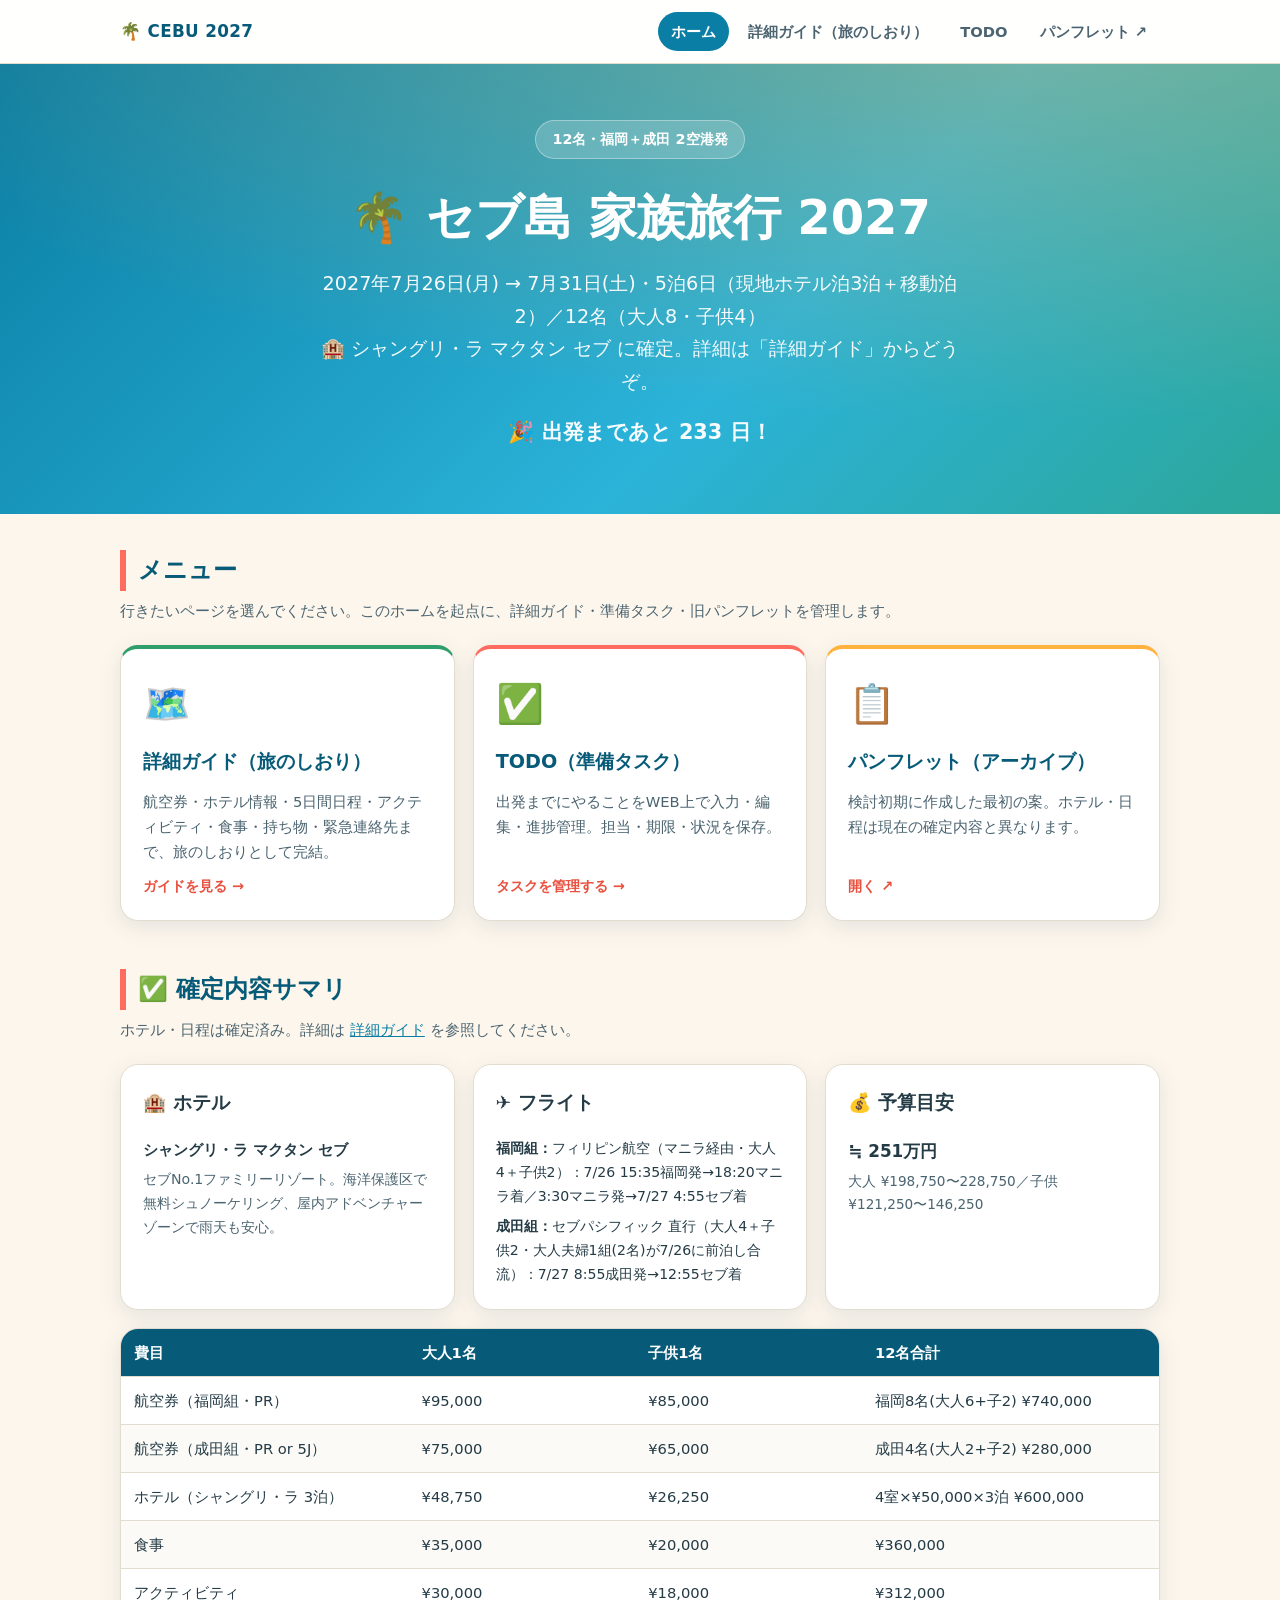
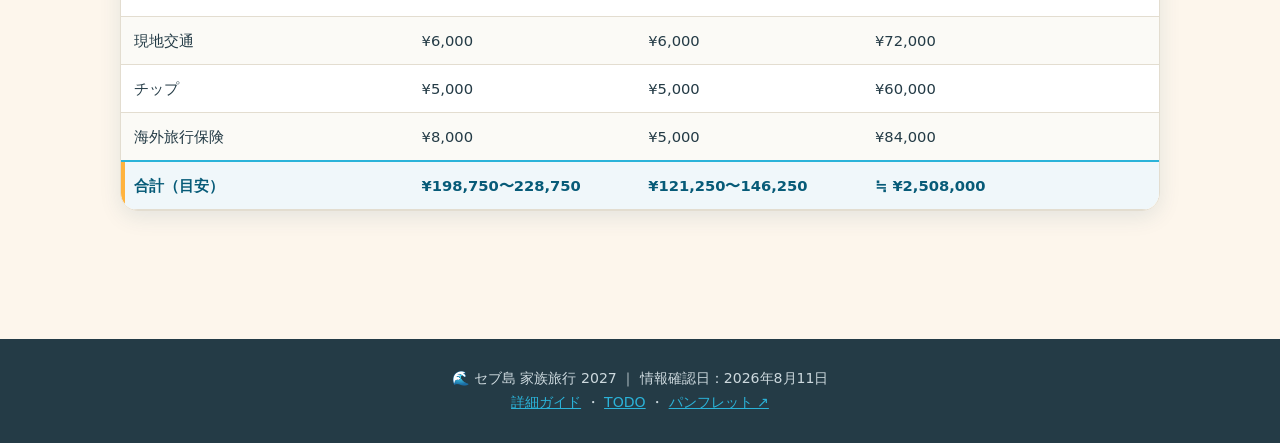
<file: index.html>
<!DOCTYPE html>
<html lang="ja">
<head>
<meta charset="UTF-8">
<meta name="viewport" content="width=device-width, initial-scale=1.0">
<title>🌴 セブ島 家族旅行 2027 ｜ ホーム</title>
<meta name="description" content="12名・福岡＋成田 2空港発 セブ島家族旅行 2027年夏。シャングリ・ラ マクタン セブに確定。詳細ガイド・TODOのハブ。">
<link rel="stylesheet" href="styles.css">
</head>
<body>

<nav class="nav">
  <div class="nav-inner">
    <a class="nav-brand" href="index.html">🌴 CEBU 2027</a>
    <div class="nav-links">
      <a href="index.html" class="active">ホーム</a>
      <a href="guide.html">詳細ガイド（旅のしおり）</a>
      <a href="wbs.html">TODO</a>
      <a href="proposal-original/">パンフレット ↗</a>
    </div>
  </div>
</nav>

<header class="hero">
  <span class="badge" id="heroBadge">12名・福岡＋成田 2空港発</span>
  <h1>🌴 セブ島 家族旅行 2027</h1>
  <p id="heroSub">読み込み中…</p>
  <p id="countdown" style="margin-top:16px;font-size:1.3rem;font-weight:800"></p>
</header>

<main class="wrap">

  <!-- メニュー -->
  <section class="section">
    <h2>メニュー</h2>
    <p class="sub">行きたいページを選んでください。このホームを起点に、詳細ガイド・準備タスク・旧パンフレットを管理します。</p>
    <div class="grid grid-3" style="grid-template-columns:repeat(auto-fit,minmax(220px,1fr))">
      <a class="card hub-card" style="border-top:4px solid var(--palm)" href="guide.html">
        <span class="ico">🗺️</span>
        <h3>詳細ガイド（旅のしおり）</h3>
        <p>航空券・ホテル情報・5日間日程・アクティビティ・食事・持ち物・緊急連絡先まで、旅のしおりとして完結。</p>
        <span class="go">ガイドを見る →</span>
      </a>
      <a class="card hub-card" style="border-top:4px solid var(--coral)" href="wbs.html">
        <span class="ico">✅</span>
        <h3>TODO（準備タスク）</h3>
        <p>出発までにやることをWEB上で入力・編集・進捗管理。担当・期限・状況を保存。</p>
        <span class="go">タスクを管理する →</span>
      </a>
      <a class="card hub-card" style="border-top:4px solid var(--sun)" href="proposal-original/">
        <span class="ico">📋</span>
        <h3>パンフレット（アーカイブ）</h3>
        <p>検討初期に作成した最初の案。ホテル・日程は現在の確定内容と異なります。</p>
        <span class="go">開く ↗</span>
      </a>
    </div>
  </section>

  <!-- 確定内容サマリ -->
  <section class="section" id="confirmed">
    <h2>✅ 確定内容サマリ</h2>
    <p class="sub">ホテル・日程は確定済み。詳細は <a href="guide.html">詳細ガイド</a> を参照してください。</p>
    <div class="grid grid-3" id="confirmedCards"></div>
    <div class="table-wrap" style="margin-top:18px">
      <table id="confirmedCostTable">
        <thead><tr><th>費目</th><th>大人1名</th><th>子供1名</th><th>12名合計</th></tr></thead>
        <tbody></tbody>
        <tfoot></tfoot>
      </table>
    </div>
  </section>

</main>

<footer>
  🌊 セブ島 家族旅行 2027 ｜ 情報確認日：2026年8月11日<br>
  <a href="guide.html">詳細ガイド</a> ・ <a href="wbs.html">TODO</a> ・ <a href="proposal-original/">パンフレット ↗</a>
</footer>

<script src="plans-data.js"></script>
<script>
const C = window.CEBU;
const P = C.confirmed;

document.getElementById("heroSub").innerHTML =
  `${C.meta.dates}・${C.meta.nights}／${C.meta.pax}<br>🏨 ${P.hotel} に確定。詳細は「詳細ガイド」からどうぞ。`;

const cc = document.getElementById("confirmedCards");
cc.innerHTML = `
  <div class="card">
    <h3 style="margin-top:0">🏨 ホテル</h3>
    <p style="font-size:.92rem;margin:0 0 6px"><strong>${P.hotel}</strong></p>
    <p style="font-size:.88rem;color:var(--ink-soft);margin:0">${P.hotelNote}</p>
  </div>
  <div class="card">
    <h3 style="margin-top:0">✈️ フライト</h3>
    <p style="font-size:.88rem;margin:0 0 6px"><strong>福岡組：</strong>${P.flightsFuk}</p>
    <p style="font-size:.88rem;margin:0"><strong>成田組：</strong>${P.flightsNrt}</p>
  </div>
  <div class="card">
    <h3 style="margin-top:0">💰 予算目安</h3>
    <p style="font-size:1.05rem;margin:0 0 4px"><strong>${P.budgetTotal}</strong></p>
    <p style="font-size:.85rem;color:var(--ink-soft);margin:0">大人 ${P.budgetAdult}／子供 ${P.budgetChild}</p>
  </div>`;

const tb = document.querySelector("#confirmedCostTable tbody");
P.cost.forEach(row => {
  const tr = document.createElement("tr");
  tr.innerHTML = row.map(c => `<td>${c}</td>`).join("");
  tb.appendChild(tr);
});
const tf = document.querySelector("#confirmedCostTable tfoot");
tf.innerHTML = `<tr class="hl"><td><strong>${P.costTotal[0]}</strong></td><td><strong>${P.costTotal[1]}</strong></td><td><strong>${P.costTotal[2]}</strong></td><td><strong>${P.costTotal[3]}</strong></td></tr>`;

(function(){
  var dep = new Date("2027-07-26T00:00:00+09:00");
  var now = new Date();
  var diff = Math.ceil((dep - now) / 86400000);
  var el = document.getElementById("countdown");
  if (!el) return;
  if (diff > 0) el.textContent = "🎉 出発まであと " + diff + " 日！";
  else if (diff === 0) el.textContent = "🎉 本日出発！いってらっしゃい！";
  else el.textContent = "🌺 素敵な旅になりましたか？";
})();
</script>

</body>
</html>
</file>
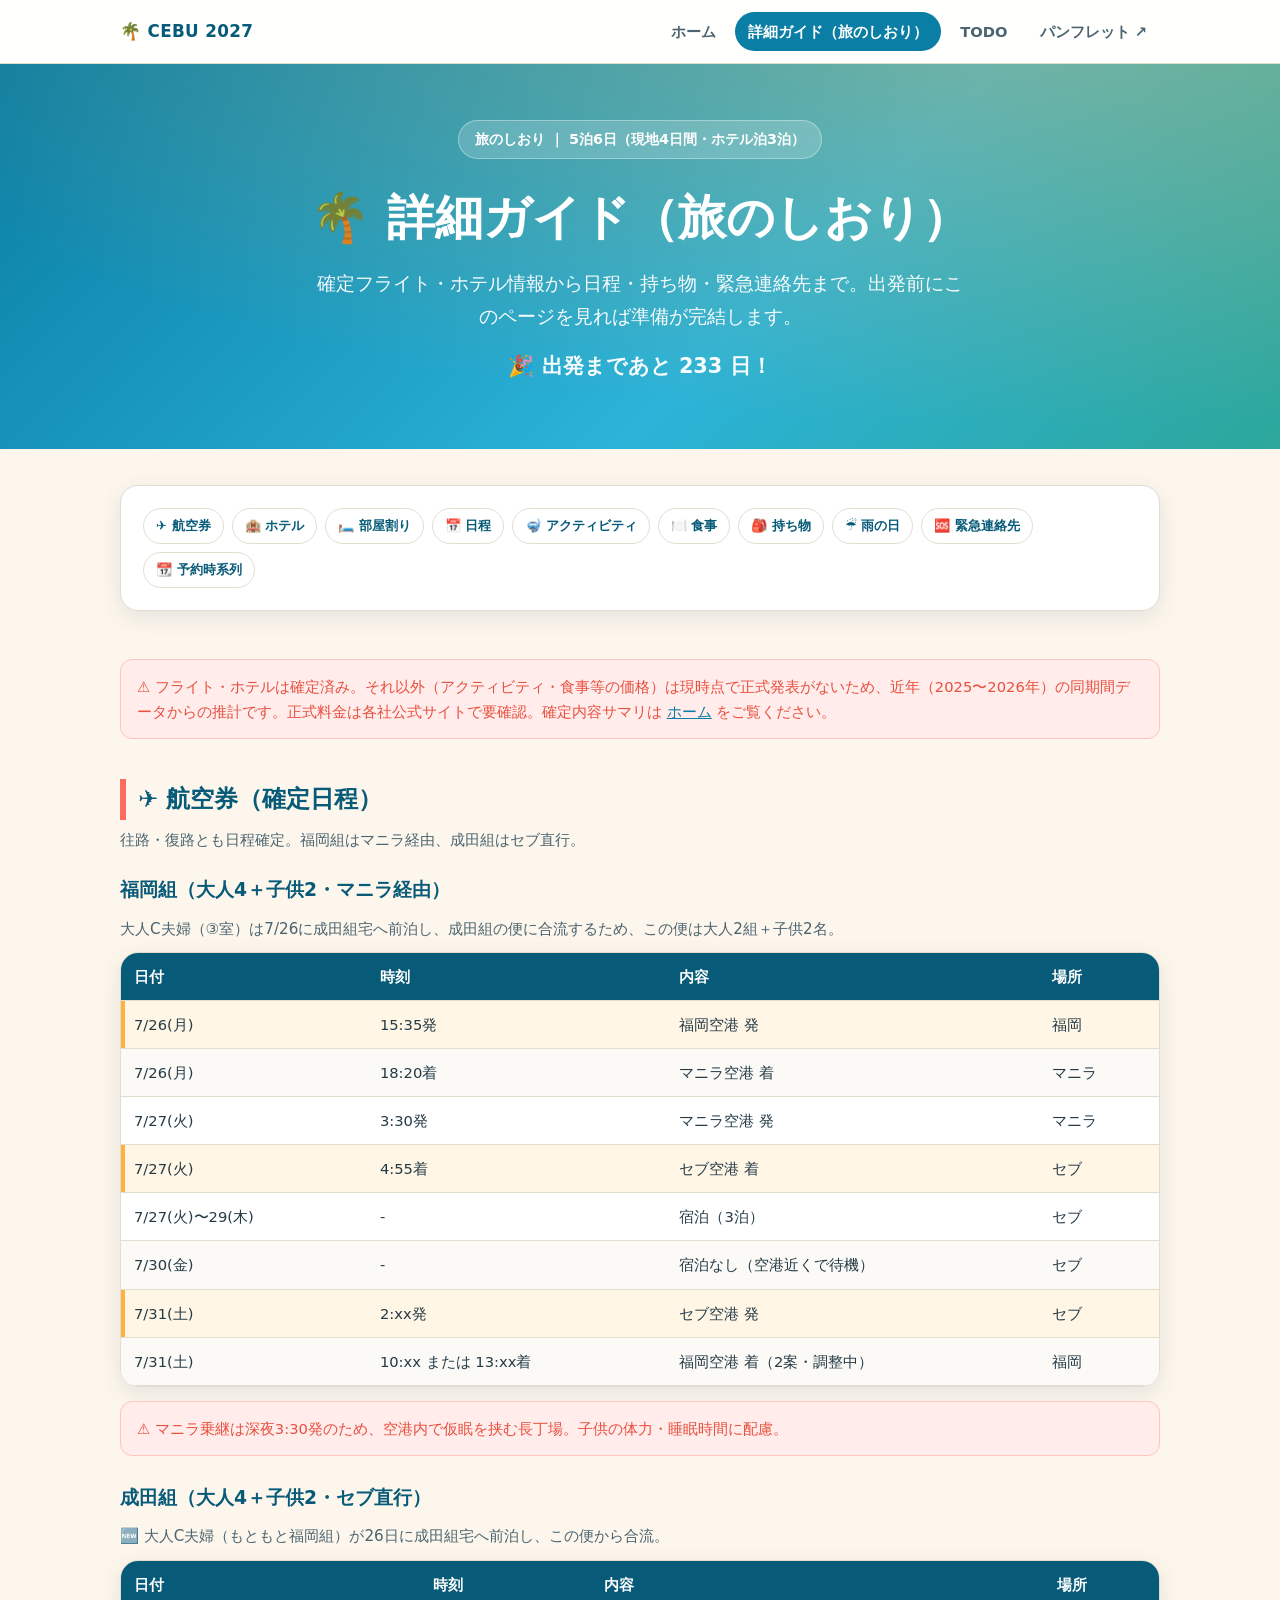
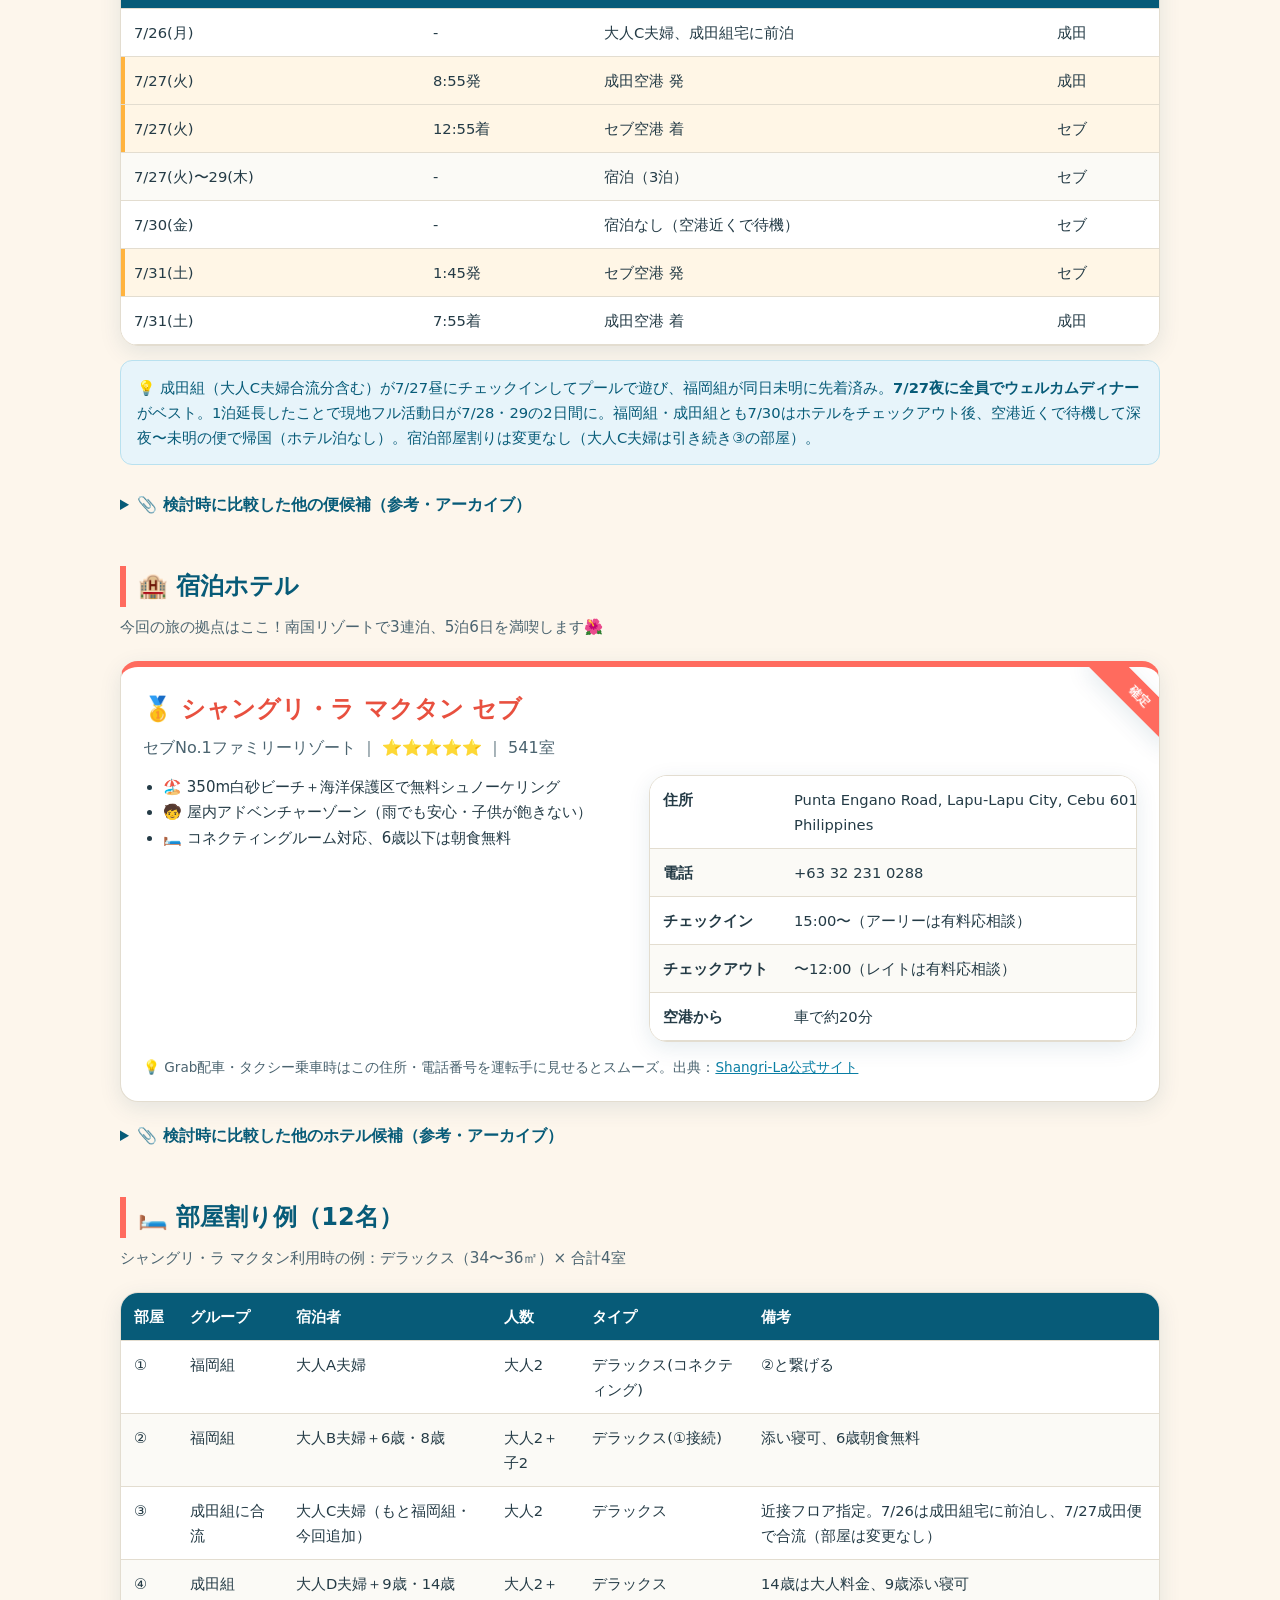
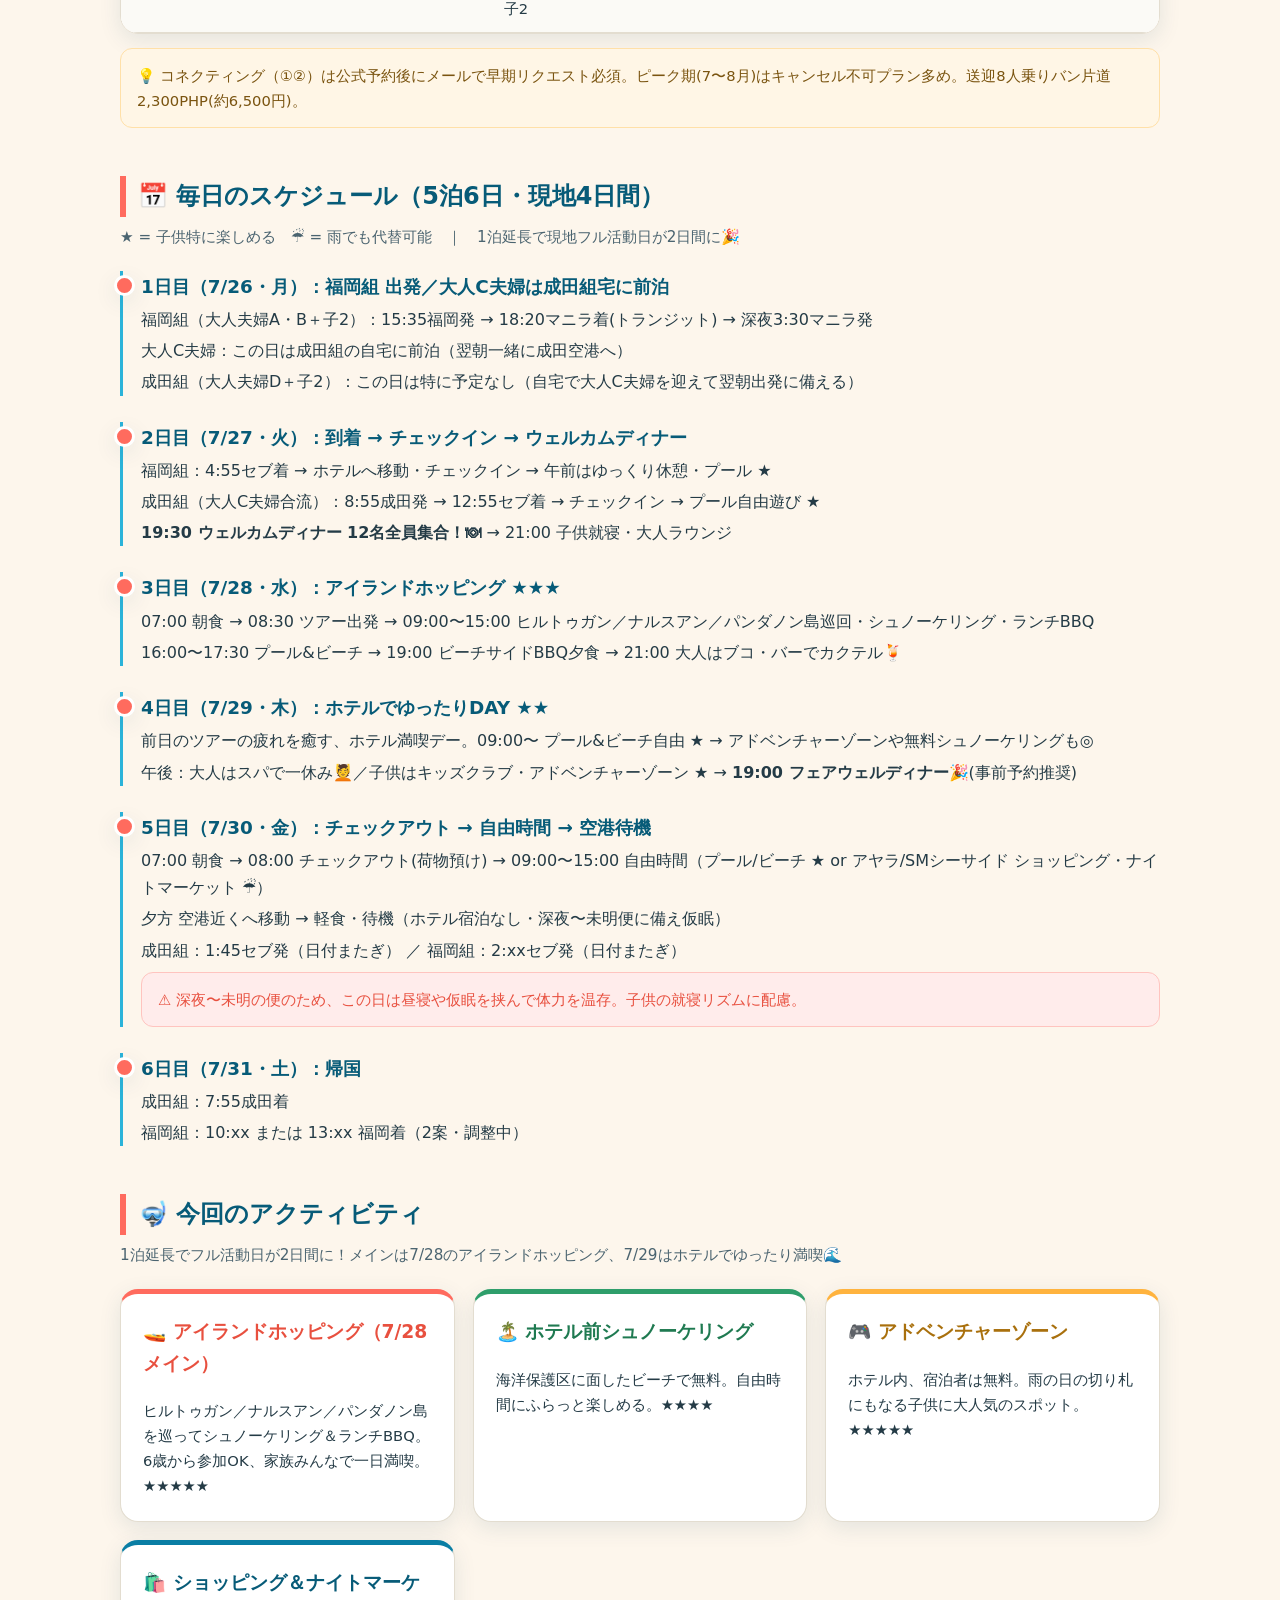
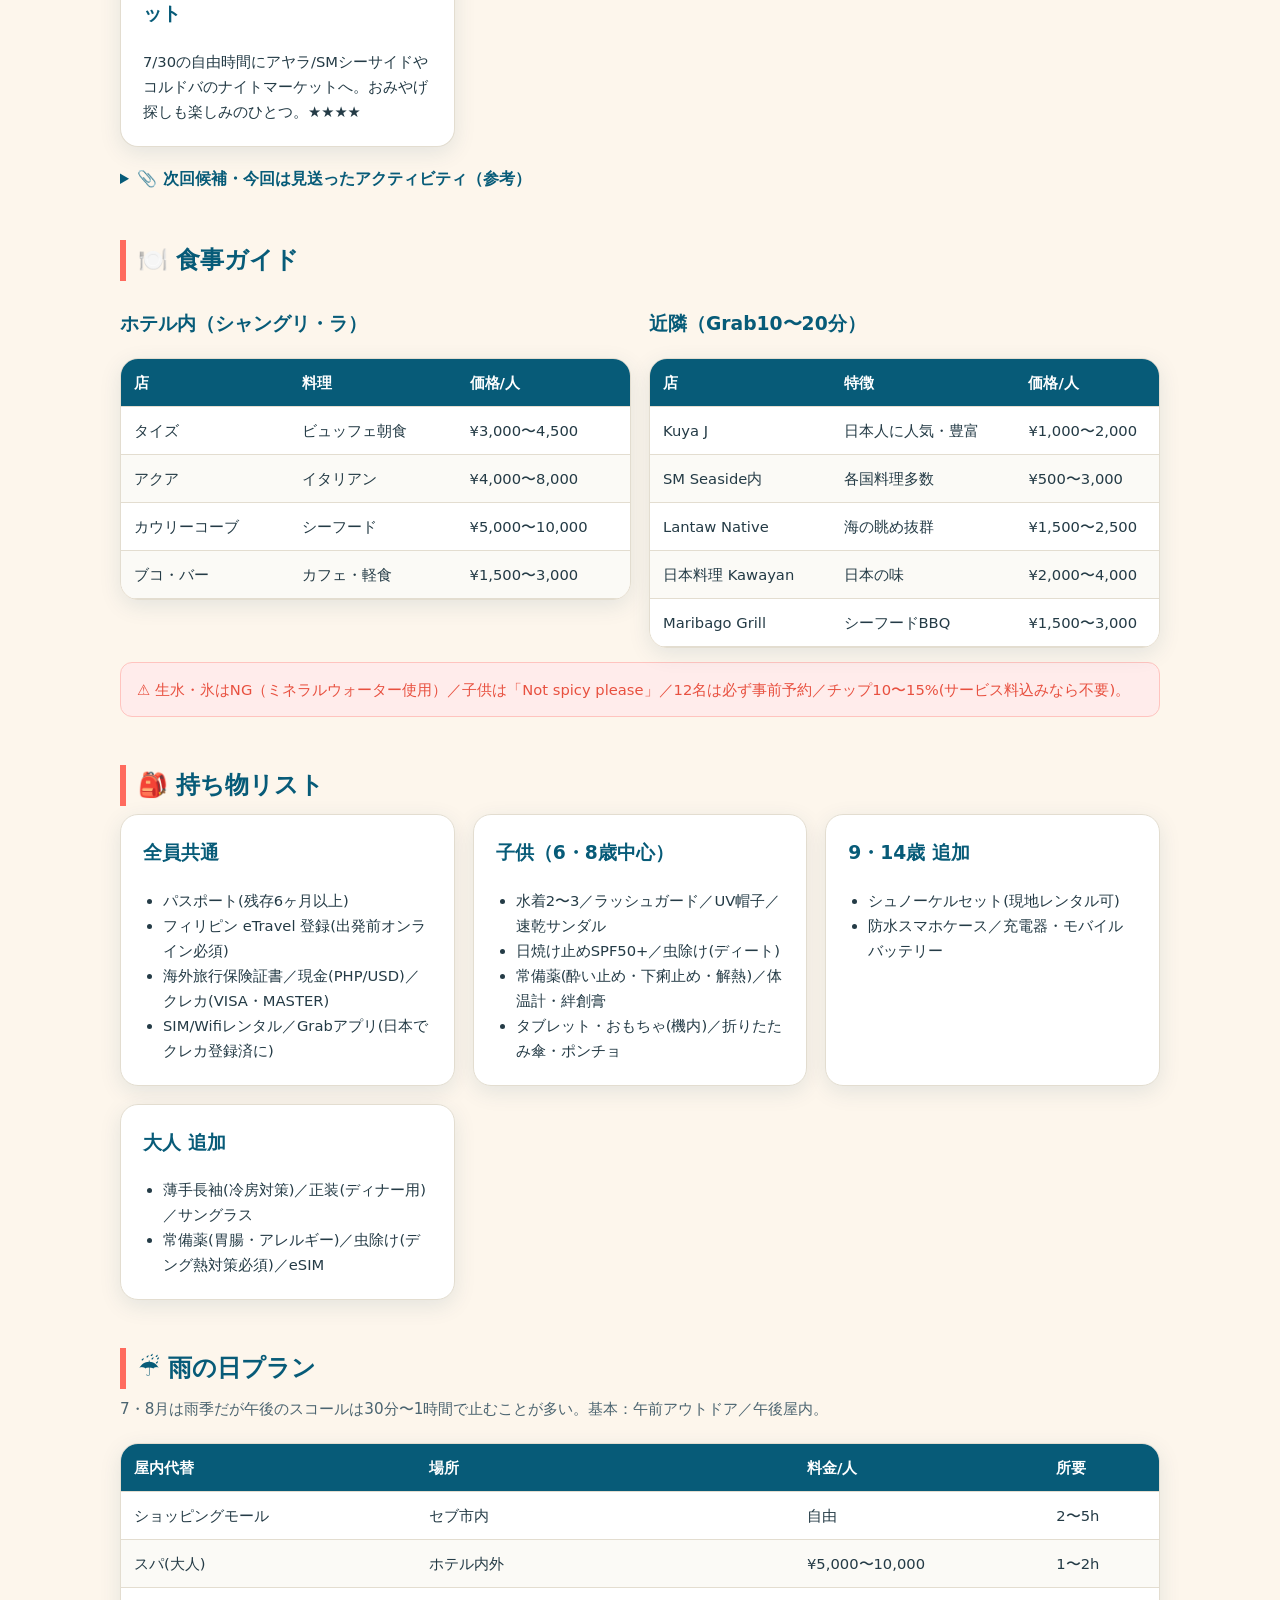
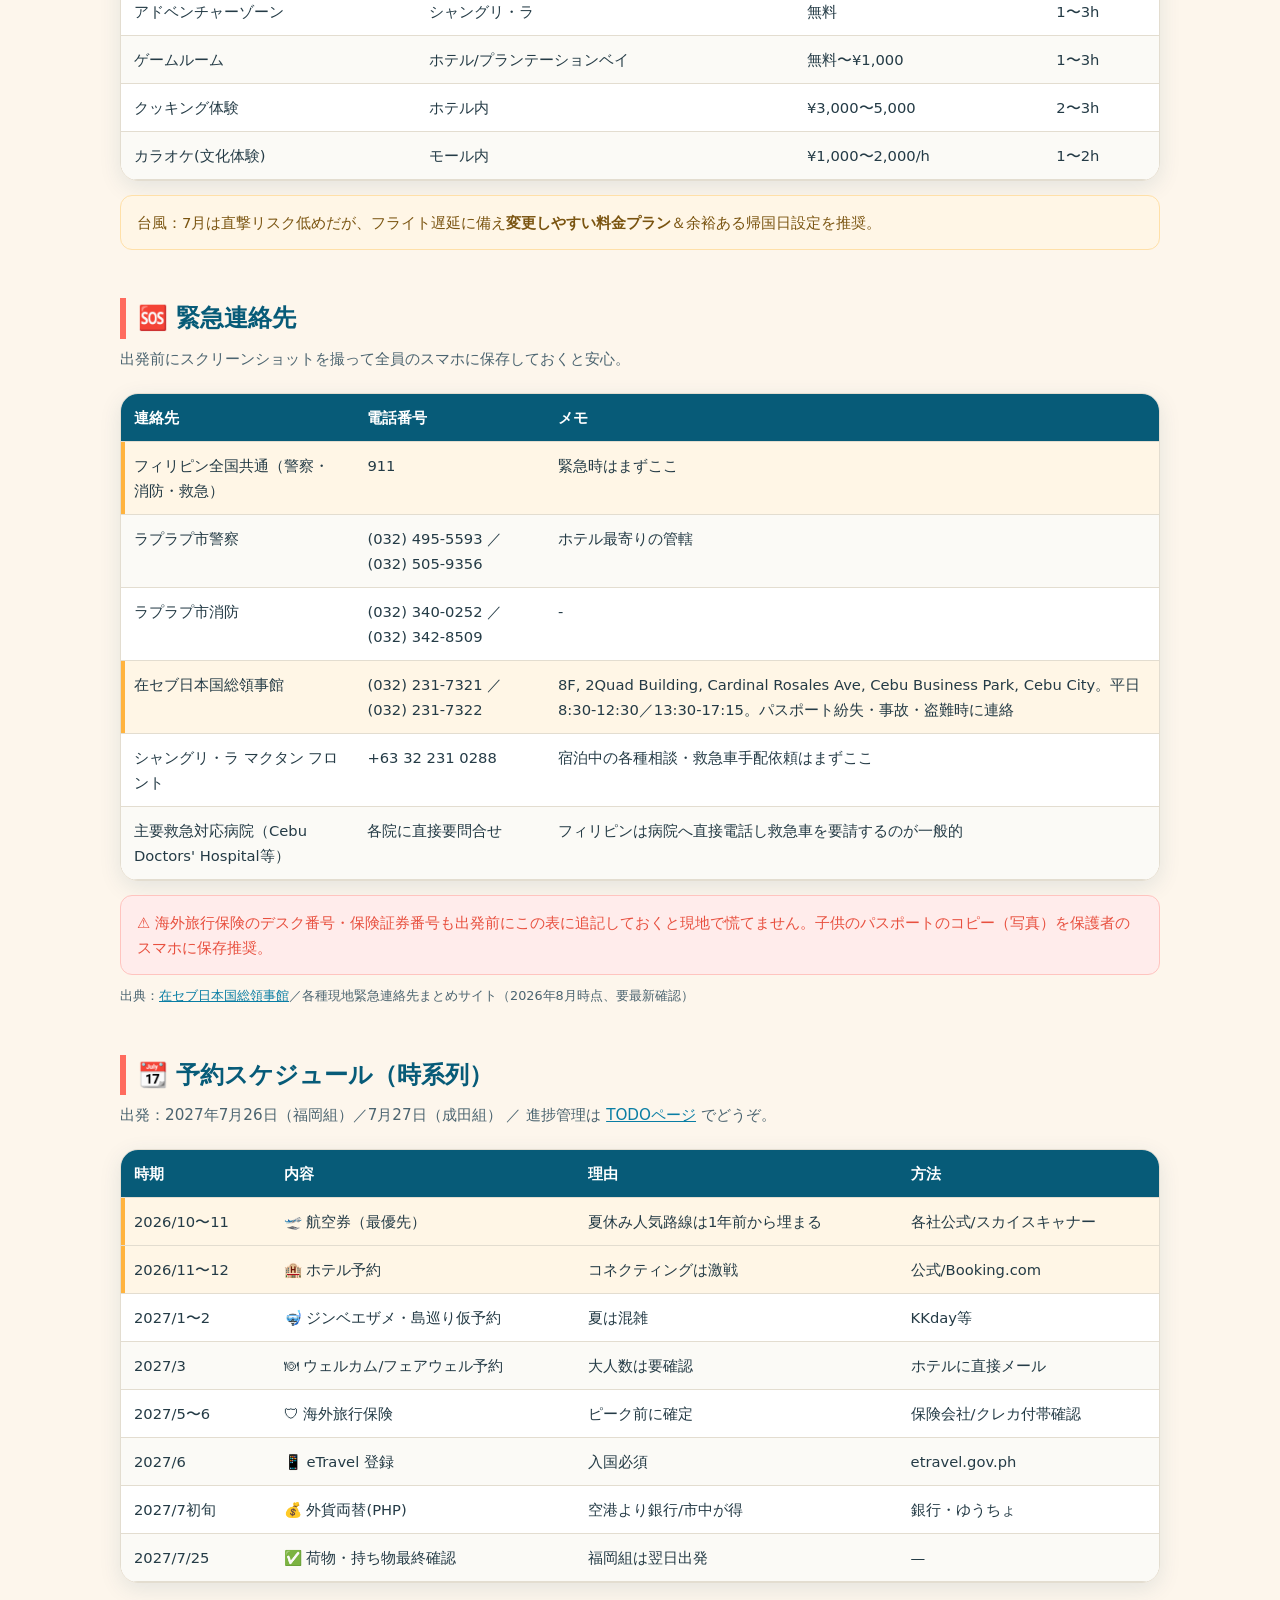
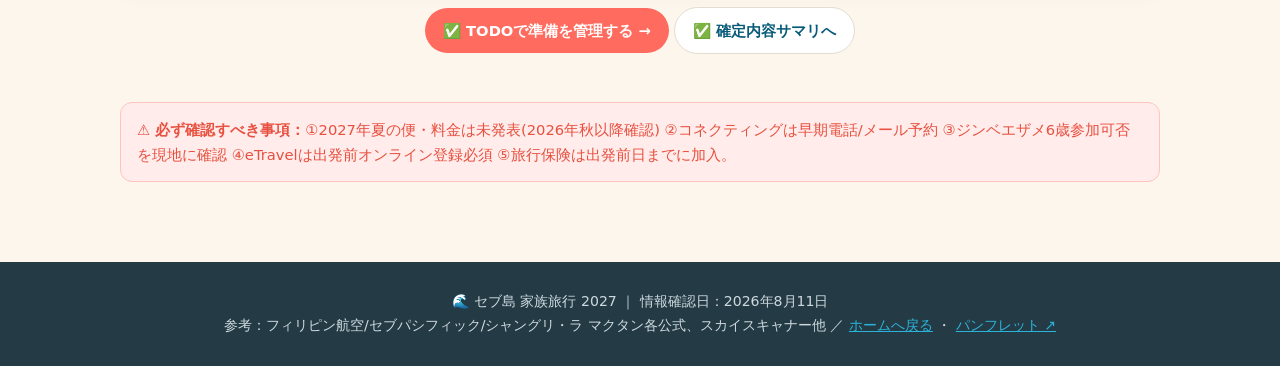
<file: guide.html>
﻿<!DOCTYPE html>
<html lang="ja">
<head>
<meta charset="UTF-8">
<meta name="viewport" content="width=device-width, initial-scale=1.0">
<title>🌴 詳細ガイド（旅のしおり） ｜ セブ島 家族旅行 2027</title>
<meta name="description" content="セブ島家族旅行2027 旅のしおり：確定フライト・ホテル情報・5日間日程・アクティビティ・食事・持ち物・緊急連絡先・予約スケジュール。">
<link rel="stylesheet" href="styles.css">
</head>
<body>

<nav class="nav">
  <div class="nav-inner">
    <a class="nav-brand" href="index.html">🌴 CEBU 2027</a>
    <div class="nav-links">
      <a href="index.html">ホーム</a>
      <a href="guide.html" class="active">詳細ガイド（旅のしおり）</a>
      <a href="wbs.html">TODO</a>
      <a href="proposal-original/">パンフレット ↗</a>
    </div>
  </div>
</nav>

<header class="hero">
  <span class="badge">旅のしおり ｜ 5泊6日（現地4日間・ホテル泊3泊）</span>
  <h1>🌴 詳細ガイド（旅のしおり）</h1>
  <p>確定フライト・ホテル情報から日程・持ち物・緊急連絡先まで。出発前にこのページを見れば準備が完結します。</p>
  <p id="countdown" style="margin-top:16px;font-size:1.3rem;font-weight:800"></p>
</header>

<main class="wrap">

  <section class="section">
    <div class="card" style="display:flex;flex-wrap:wrap;gap:8px">
      <a class="btn btn-ghost btn-sm" href="#flights">✈️ 航空券</a>
      <a class="btn btn-ghost btn-sm" href="#hotels">🏨 ホテル</a>
      <a class="btn btn-ghost btn-sm" href="#rooms">🛏️ 部屋割り</a>
      <a class="btn btn-ghost btn-sm" href="#schedule">📅 日程</a>
      <a class="btn btn-ghost btn-sm" href="#activities">🤿 アクティビティ</a>
      <a class="btn btn-ghost btn-sm" href="#food">🍽️ 食事</a>
      <a class="btn btn-ghost btn-sm" href="#packing">🎒 持ち物</a>
      <a class="btn btn-ghost btn-sm" href="#rain">☔ 雨の日</a>
      <a class="btn btn-ghost btn-sm" href="#emergency">🆘 緊急連絡先</a>
      <a class="btn btn-ghost btn-sm" href="#booking">📆 予約時系列</a>
    </div>
  </section>

  <div class="callout warn" style="margin-bottom:40px">
    ⚠️ フライト・ホテルは確定済み。それ以外（アクティビティ・食事等の価格）は現時点で正式発表がないため、近年（2025〜2026年）の同期間データからの推計です。正式料金は各社公式サイトで要確認。確定内容サマリは <a href="index.html#confirmed">ホーム</a> をご覧ください。
  </div>

  <!-- 航空券 -->
  <section class="section" id="flights">
    <h2>✈️ 航空券（確定日程）</h2>
    <p class="sub">往路・復路とも日程確定。福岡組はマニラ経由、成田組はセブ直行。</p>

    <h3 style="color:var(--ocean-deep)">福岡組（大人4＋子供2・マニラ経由）</h3>
    <p class="sub" style="margin:-8px 0 10px">大人C夫婦（③室）は7/26に成田組宅へ前泊し、成田組の便に合流するため、この便は大人2組＋子供2名。</p>
    <div class="table-wrap" style="margin-bottom:14px">
      <table>
        <thead><tr><th>日付</th><th>時刻</th><th>内容</th><th>場所</th></tr></thead>
        <tbody>
          <tr class="hl"><td>7/26(月)</td><td>15:35発</td><td>福岡空港 発</td><td>福岡</td></tr>
          <tr><td>7/26(月)</td><td>18:20着</td><td>マニラ空港 着</td><td>マニラ</td></tr>
          <tr><td>7/27(火)</td><td>3:30発</td><td>マニラ空港 発</td><td>マニラ</td></tr>
          <tr class="hl"><td>7/27(火)</td><td>4:55着</td><td>セブ空港 着</td><td>セブ</td></tr>
          <tr><td>7/27(火)〜29(木)</td><td>-</td><td>宿泊（3泊）</td><td>セブ</td></tr>
          <tr><td>7/30(金)</td><td>-</td><td>宿泊なし（空港近くで待機）</td><td>セブ</td></tr>
          <tr class="hl"><td>7/31(土)</td><td>2:xx発</td><td>セブ空港 発</td><td>セブ</td></tr>
          <tr><td>7/31(土)</td><td>10:xx または 13:xx着</td><td>福岡空港 着（2案・調整中）</td><td>福岡</td></tr>
        </tbody>
      </table>
    </div>
    <div class="callout warn">⚠️ マニラ乗継は深夜3:30発のため、空港内で仮眠を挟む長丁場。子供の体力・睡眠時間に配慮。</div>

    <h3 style="color:var(--ocean-deep);margin-top:26px">成田組（大人4＋子供2・セブ直行）</h3>
    <p class="sub" style="margin:-8px 0 10px">🆕 大人C夫婦（もともと福岡組）が26日に成田組宅へ前泊し、この便から合流。</p>
    <div class="table-wrap" style="margin-bottom:14px">
      <table>
        <thead><tr><th>日付</th><th>時刻</th><th>内容</th><th>場所</th></tr></thead>
        <tbody>
          <tr><td>7/26(月)</td><td>-</td><td>大人C夫婦、成田組宅に前泊</td><td>成田</td></tr>
          <tr class="hl"><td>7/27(火)</td><td>8:55発</td><td>成田空港 発</td><td>成田</td></tr>
          <tr class="hl"><td>7/27(火)</td><td>12:55着</td><td>セブ空港 着</td><td>セブ</td></tr>
          <tr><td>7/27(火)〜29(木)</td><td>-</td><td>宿泊（3泊）</td><td>セブ</td></tr>
          <tr><td>7/30(金)</td><td>-</td><td>宿泊なし（空港近くで待機）</td><td>セブ</td></tr>
          <tr class="hl"><td>7/31(土)</td><td>1:45発</td><td>セブ空港 発</td><td>セブ</td></tr>
          <tr><td>7/31(土)</td><td>7:55着</td><td>成田空港 着</td><td>成田</td></tr>
        </tbody>
      </table>
    </div>
    <div class="callout info">💡 成田組（大人C夫婦合流分含む）が7/27昼にチェックインしてプールで遊び、福岡組が同日未明に先着済み。<strong>7/27夜に全員でウェルカムディナー</strong>がベスト。1泊延長したことで現地フル活動日が7/28・29の2日間に。福岡組・成田組とも7/30はホテルをチェックアウト後、空港近くで待機して深夜〜未明の便で帰国（ホテル泊なし）。宿泊部屋割りは変更なし（大人C夫婦は引き続き③の部屋）。</div>

    <details style="margin-top:26px">
      <summary style="cursor:pointer;color:var(--ocean-deep);font-weight:600">📎 検討時に比較した他の便候補（参考・アーカイブ）</summary>
      <div style="margin-top:14px">
        <h4 style="color:var(--ocean-deep)">福岡組で比較した他候補</h4>
        <div class="table-wrap" style="margin-bottom:14px">
          <table>
            <thead><tr><th>航空会社</th><th>経由</th><th>所要</th><th>出発→到着目安</th><th>往復/大人</th><th>子連れ</th></tr></thead>
            <tbody>
              <tr><td>大韓・アシアナ</td><td>仁川</td><td>約9〜10h</td><td>福岡8:00〜10:00 → セブ18:00〜21:00</td><td>¥75,000〜110,000</td><td>○</td></tr>
              <tr><td>チェジュ・ジンエア</td><td>仁川</td><td>約9〜10h</td><td>福岡6:00〜8:00 → セブ16:00〜19:00</td><td>¥55,000〜85,000</td><td>△ LCC追加注意</td></tr>
              <tr><td>セブパシフィック</td><td>マニラ</td><td>約9〜11h</td><td>福岡7:00〜10:00 → セブ19:00〜22:00</td><td>¥50,000〜80,000</td><td>△ 荷物・食事別</td></tr>
            </tbody>
          </table>
        </div>
        <h4 style="color:var(--ocean-deep)">成田組で比較した他候補</h4>
        <div class="table-wrap">
          <table>
            <thead><tr><th>航空会社</th><th>便種</th><th>出発→到着</th><th>所要</th><th>往復/大人</th><th>子連れ</th></tr></thead>
            <tbody>
              <tr><td>フィリピン航空(PR)</td><td>直行</td><td>成田14:55 → セブ19:05</td><td>約5h</td><td>¥60,000〜100,000</td><td>◎ 込み</td></tr>
              <tr><td>ユナイテッド(UA)</td><td>直行</td><td>成田17:30 → セブ22:05</td><td>約5h</td><td>¥70,000〜130,000</td><td>○</td></tr>
            </tbody>
          </table>
        </div>
      </div>
    </details>
  </section>

  <!-- ホテル -->
  <section class="section" id="hotels">
    <h2>🏨 宿泊ホテル</h2>
    <p class="sub">今回の旅の拠点はここ！南国リゾートで3連泊、5泊6日を満喫します🌺</p>

    <div class="card" style="border-top:6px solid var(--coral);position:relative;overflow:hidden">
      <div style="position:absolute;top:16px;right:-38px;transform:rotate(45deg);background:var(--coral);color:#fff;font-size:.72rem;font-weight:800;padding:4px 46px;box-shadow:var(--shadow)">確定</div>
      <h3 style="margin:0 0 4px;font-size:1.5rem;color:var(--coral-deep)">🥇 シャングリ・ラ マクタン セブ</h3>
      <p style="margin:0 0 14px;color:var(--ink-soft)">セブNo.1ファミリーリゾート ｜ ⭐⭐⭐⭐⭐ ｜ 541室</p>
      <div class="grid grid-2" style="margin-bottom:14px">
        <ul style="margin:0;padding-left:20px;font-size:.94rem">
          <li>🏖️ 350m白砂ビーチ＋海洋保護区で無料シュノーケリング</li>
          <li>🧒 屋内アドベンチャーゾーン（雨でも安心・子供が飽きない）</li>
          <li>🛏️ コネクティングルーム対応、6歳以下は朝食無料</li>
        </ul>
        <div class="table-wrap">
          <table>
            <tbody>
              <tr><td style="white-space:nowrap"><strong>住所</strong></td><td>Punta Engano Road, Lapu-Lapu City, Cebu 6015, Philippines</td></tr>
              <tr><td style="white-space:nowrap"><strong>電話</strong></td><td>+63 32 231 0288</td></tr>
              <tr><td style="white-space:nowrap"><strong>チェックイン</strong></td><td>15:00〜（アーリーは有料応相談）</td></tr>
              <tr><td style="white-space:nowrap"><strong>チェックアウト</strong></td><td>〜12:00（レイトは有料応相談）</td></tr>
              <tr><td style="white-space:nowrap"><strong>空港から</strong></td><td>車で約20分</td></tr>
            </tbody>
          </table>
        </div>
      </div>
      <p style="font-size:.85rem;color:var(--ink-soft);margin:0">💡 Grab配車・タクシー乗車時はこの住所・電話番号を運転手に見せるとスムーズ。出典：<a href="https://www.shangri-la.com/cebu/mactanresort/contact-us/" target="_blank" rel="noopener">Shangri-La公式サイト</a></p>
    </div>

    <details style="margin-top:20px">
      <summary style="cursor:pointer;color:var(--ocean-deep);font-weight:600">📎 検討時に比較した他のホテル候補（参考・アーカイブ）</summary>
      <div class="table-wrap" style="margin-top:14px">
        <table>
          <thead><tr><th>ホテル</th><th>★</th><th>ビーチ</th><th>キッズ設備</th><th>空港距離</th><th>大人数</th><th>日本人評価</th><th>価格/泊(1室)</th></tr></thead>
          <tbody>
            <tr><td>クリムゾン リゾート</td><td>⭐5</td><td>ビーチ・インフィニティ</td><td>CRIMZONE</td><td>約15分</td><td>✅ヴィラ</td><td>★★★★</td><td>¥35,000〜70,000</td></tr>
            <tr><td>プランテーション ベイ</td><td>⭐4</td><td>広大ラグーン(海水)</td><td>ゲームルーム充実</td><td>約15分</td><td>✅300室+</td><td>★★★★</td><td>¥25,000〜50,000</td></tr>
            <tr><td>シェラトン セブ マクタン</td><td>⭐5</td><td>ビーチ・インフィニティ</td><td>○</td><td>約10分</td><td>✅</td><td>★★★★</td><td>¥30,000〜65,000</td></tr>
            <tr><td>デュシタニ マクタン</td><td>⭐5</td><td>ビーチ</td><td>△</td><td>約20分</td><td>◯</td><td>★★★</td><td>¥35,000〜75,000</td></tr>
            <tr><td>Jパーク アイランド</td><td>⭐4</td><td>人工ビーチ</td><td>最大規模プール</td><td>約5分</td><td>✅最大規模</td><td>★★★</td><td>¥20,000〜40,000</td></tr>
          </tbody>
        </table>
      </div>
    </details>
  </section>

  <!-- 部屋割り -->
  <section class="section" id="rooms">
    <h2>🛏️ 部屋割り例（12名）</h2>
    <p class="sub">シャングリ・ラ マクタン利用時の例：デラックス（34〜36㎡）× 合計4室</p>
    <div class="table-wrap">
      <table>
        <thead><tr><th>部屋</th><th>グループ</th><th>宿泊者</th><th>人数</th><th>タイプ</th><th>備考</th></tr></thead>
        <tbody>
          <tr><td>①</td><td>福岡組</td><td>大人A夫婦</td><td>大人2</td><td>デラックス(コネクティング)</td><td>②と繋げる</td></tr>
          <tr><td>②</td><td>福岡組</td><td>大人B夫婦＋6歳・8歳</td><td>大人2＋子2</td><td>デラックス(①接続)</td><td>添い寝可、6歳朝食無料</td></tr>
          <tr><td>③</td><td>成田組に合流</td><td>大人C夫婦（もと福岡組・今回追加）</td><td>大人2</td><td>デラックス</td><td>近接フロア指定。7/26は成田組宅に前泊し、7/27成田便で合流（部屋は変更なし）</td></tr>
          <tr><td>④</td><td>成田組</td><td>大人D夫婦＋9歳・14歳</td><td>大人2＋子2</td><td>デラックス</td><td>14歳は大人料金、9歳添い寝可</td></tr>
        </tbody>
      </table>
    </div>
    <div class="callout" style="margin-top:14px">💡 コネクティング（①②）は公式予約後にメールで早期リクエスト必須。ピーク期(7〜8月)はキャンセル不可プラン多め。送迎8人乗りバン片道2,300PHP(約6,500円)。</div>
  </section>

  <!-- 日程 -->
  <section class="section" id="schedule">
    <h2>📅 毎日のスケジュール（5泊6日・現地4日間）</h2>
    <p class="sub">★ = 子供特に楽しめる　☔ = 雨でも代替可能　｜　1泊延長で現地フル活動日が2日間に🎉</p>

    <div class="day">
      <h3>1日目（7/26・月）：福岡組 出発／大人C夫婦は成田組宅に前泊</h3>
      <p style="margin:4px 0">福岡組（大人夫婦A・B＋子2）：15:35福岡発 → 18:20マニラ着(トランジット) → 深夜3:30マニラ発</p>
      <p style="margin:4px 0">大人C夫婦：この日は成田組の自宅に前泊（翌朝一緒に成田空港へ）</p>
      <p style="margin:4px 0">成田組（大人夫婦D＋子2）：この日は特に予定なし（自宅で大人C夫婦を迎えて翌朝出発に備える）</p>
    </div>
    <div class="day">
      <h3>2日目（7/27・火）：到着 → チェックイン → ウェルカムディナー</h3>
      <p style="margin:4px 0">福岡組：4:55セブ着 → ホテルへ移動・チェックイン → 午前はゆっくり休憩・プール ★</p>
      <p style="margin:4px 0">成田組（大人C夫婦合流）：8:55成田発 → 12:55セブ着 → チェックイン → プール自由遊び ★</p>
      <p style="margin:4px 0"><strong>19:30 ウェルカムディナー 12名全員集合！🍽</strong> → 21:00 子供就寝・大人ラウンジ</p>
    </div>
    <div class="day">
      <h3>3日目（7/28・水）：アイランドホッピング ★★★</h3>
      <p style="margin:4px 0">07:00 朝食 → 08:30 ツアー出発 → 09:00〜15:00 ヒルトゥガン／ナルスアン／パンダノン島巡回・シュノーケリング・ランチBBQ</p>
      <p style="margin:4px 0">16:00〜17:30 プール&ビーチ → 19:00 ビーチサイドBBQ夕食 → 21:00 大人はブコ・バーでカクテル🍹</p>
    </div>
    <div class="day">
      <h3>4日目（7/29・木）：ホテルでゆったりDAY ★★</h3>
      <p style="margin:4px 0">前日のツアーの疲れを癒す、ホテル満喫デー。09:00〜 プール&ビーチ自由 ★ → アドベンチャーゾーンや無料シュノーケリングも◎</p>
      <p style="margin:4px 0">午後：大人はスパで一休み💆／子供はキッズクラブ・アドベンチャーゾーン ★ → <strong>19:00 フェアウェルディナー🎉</strong>(事前予約推奨)</p>
    </div>
    <div class="day">
      <h3>5日目（7/30・金）：チェックアウト → 自由時間 → 空港待機</h3>
      <p style="margin:4px 0">07:00 朝食 → 08:00 チェックアウト(荷物預け) → 09:00〜15:00 自由時間（プール/ビーチ ★ or アヤラ/SMシーサイド ショッピング・ナイトマーケット ☔）</p>
      <p style="margin:4px 0">夕方 空港近くへ移動 → 軽食・待機（ホテル宿泊なし・深夜〜未明便に備え仮眠）</p>
      <p style="margin:4px 0">成田組：1:45セブ発（日付またぎ） ／ 福岡組：2:xxセブ発（日付またぎ）</p>
      <div class="callout warn" style="margin-top:8px">⚠️ 深夜〜未明の便のため、この日は昼寝や仮眠を挟んで体力を温存。子供の就寝リズムに配慮。</div>
    </div>
    <div class="day">
      <h3>6日目（7/31・土）：帰国</h3>
      <p style="margin:4px 0">成田組：7:55成田着</p>
      <p style="margin:4px 0">福岡組：10:xx または 13:xx 福岡着（2案・調整中）</p>
    </div>
  </section>

  <!-- アクティビティ -->
  <section class="section" id="activities">
    <h2>🤿 今回のアクティビティ</h2>
    <p class="sub">1泊延長でフル活動日が2日間に！メインは7/28のアイランドホッピング、7/29はホテルでゆったり満喫🌊</p>
    <div class="grid grid-2" style="margin-bottom:18px">
      <div class="card" style="border-top:5px solid var(--coral)">
        <h3 style="margin-top:0;color:var(--coral-deep)">🚤 アイランドホッピング（7/28メイン）</h3>
        <p style="margin:0;font-size:.92rem">ヒルトゥガン／ナルスアン／パンダノン島を巡ってシュノーケリング＆ランチBBQ。6歳から参加OK、家族みんなで一日満喫。<strong>★★★★★</strong></p>
      </div>
      <div class="card" style="border-top:5px solid var(--palm)">
        <h3 style="margin-top:0;color:var(--palm-deep)">🏝️ ホテル前シュノーケリング</h3>
        <p style="margin:0;font-size:.92rem">海洋保護区に面したビーチで無料。自由時間にふらっと楽しめる。<strong>★★★★</strong></p>
      </div>
      <div class="card" style="border-top:5px solid var(--sun)">
        <h3 style="margin-top:0;color:var(--sun-deep)">🎮 アドベンチャーゾーン</h3>
        <p style="margin:0;font-size:.92rem">ホテル内、宿泊者は無料。雨の日の切り札にもなる子供に大人気のスポット。<strong>★★★★★</strong></p>
      </div>
      <div class="card" style="border-top:5px solid var(--ocean)">
        <h3 style="margin-top:0;color:var(--ocean-deep)">🛍️ ショッピング＆ナイトマーケット</h3>
        <p style="margin:0;font-size:.92rem">7/30の自由時間にアヤラ/SMシーサイドやコルドバのナイトマーケットへ。おみやげ探しも楽しみのひとつ。<strong>★★★★</strong></p>
      </div>
    </div>

    <details>
      <summary style="cursor:pointer;color:var(--ocean-deep);font-weight:600">📎 次回候補・今回は見送ったアクティビティ（参考）</summary>
      <div class="table-wrap" style="margin-top:14px">
        <table>
          <thead><tr><th>アクティビティ</th><th>6歳OK?</th><th>所要</th><th>料金/名</th><th>雨</th><th>おすすめ</th></tr></thead>
          <tbody>
            <tr><td>ジンベエザメ(オスロブ)</td><td>✅一応</td><td>10〜12h</td><td>¥7,000〜12,000</td><td>△</td><td>★★★★★</td></tr>
            <tr><td>テワラン滝</td><td>✅</td><td>2〜3h</td><td>¥1,500〜3,000</td><td>〇</td><td>★★★★★</td></tr>
            <tr><td>パラセーリング</td><td>⚠️要確認</td><td>30〜45分</td><td>¥3,000〜5,000</td><td>✗</td><td>★★★★</td></tr>
            <tr><td>バナナボート</td><td>✅</td><td>20〜30分</td><td>¥2,000〜3,500</td><td>✗</td><td>★★★★</td></tr>
            <tr><td>体験ダイビング</td><td>✗(10歳+)</td><td>2〜3h</td><td>¥8,000〜15,000</td><td>✗</td><td>★★★</td></tr>
            <tr><td>スパ(大人)</td><td>✗</td><td>60〜120分</td><td>¥5,000〜10,000</td><td>✅</td><td>★★★★★</td></tr>
          </tbody>
        </table>
      </div>
      <p style="font-size:.85rem;color:var(--ink-soft);margin-top:8px">💡 今回は移動時間の都合で見送りましたが、次回また来る理由がひとつ増えました！</p>
    </details>
  </section>

  <!-- 食事 -->
  <section class="section" id="food">
    <h2>🍽️ 食事ガイド</h2>
    <div class="grid grid-2">
      <div>
        <h3 style="color:var(--ocean-deep)">ホテル内（シャングリ・ラ）</h3>
        <div class="table-wrap">
          <table>
            <thead><tr><th>店</th><th>料理</th><th>価格/人</th></tr></thead>
            <tbody>
              <tr><td>タイズ</td><td>ビュッフェ朝食</td><td>¥3,000〜4,500</td></tr>
              <tr><td>アクア</td><td>イタリアン</td><td>¥4,000〜8,000</td></tr>
              <tr><td>カウリーコーブ</td><td>シーフード</td><td>¥5,000〜10,000</td></tr>
              <tr><td>ブコ・バー</td><td>カフェ・軽食</td><td>¥1,500〜3,000</td></tr>
            </tbody>
          </table>
        </div>
      </div>
      <div>
        <h3 style="color:var(--ocean-deep)">近隣（Grab10〜20分）</h3>
        <div class="table-wrap">
          <table>
            <thead><tr><th>店</th><th>特徴</th><th>価格/人</th></tr></thead>
            <tbody>
              <tr><td>Kuya J</td><td>日本人に人気・豊富</td><td>¥1,000〜2,000</td></tr>
              <tr><td>SM Seaside内</td><td>各国料理多数</td><td>¥500〜3,000</td></tr>
              <tr><td>Lantaw Native</td><td>海の眺め抜群</td><td>¥1,500〜2,500</td></tr>
              <tr><td>日本料理 Kawayan</td><td>日本の味</td><td>¥2,000〜4,000</td></tr>
              <tr><td>Maribago Grill</td><td>シーフードBBQ</td><td>¥1,500〜3,000</td></tr>
            </tbody>
          </table>
        </div>
      </div>
    </div>
    <div class="callout warn" style="margin-top:14px">⚠️ 生水・氷はNG（ミネラルウォーター使用）／子供は「Not spicy please」／12名は必ず事前予約／チップ10〜15%(サービス料込みなら不要)。</div>
  </section>

  <!-- 持ち物 -->
  <section class="section" id="packing">
    <h2>🎒 持ち物リスト</h2>
    <div class="grid grid-2">
      <div class="card">
        <h3 style="margin-top:0;color:var(--ocean-deep)">全員共通</h3>
        <ul style="margin:0;padding-left:20px;font-size:.92rem">
          <li>パスポート(残存6ヶ月以上)</li>
          <li>フィリピン eTravel 登録(出発前オンライン必須)</li>
          <li>海外旅行保険証書／現金(PHP/USD)／クレカ(VISA・MASTER)</li>
          <li>SIM/Wifiレンタル／Grabアプリ(日本でクレカ登録済に)</li>
        </ul>
      </div>
      <div class="card">
        <h3 style="margin-top:0;color:var(--ocean-deep)">子供（6・8歳中心）</h3>
        <ul style="margin:0;padding-left:20px;font-size:.92rem">
          <li>水着2〜3／ラッシュガード／UV帽子／速乾サンダル</li>
          <li>日焼け止めSPF50+／虫除け(ディート)</li>
          <li>常備薬(酔い止め・下痢止め・解熱)／体温計・絆創膏</li>
          <li>タブレット・おもちゃ(機内)／折りたたみ傘・ポンチョ</li>
        </ul>
      </div>
      <div class="card">
        <h3 style="margin-top:0;color:var(--ocean-deep)">9・14歳 追加</h3>
        <ul style="margin:0;padding-left:20px;font-size:.92rem">
          <li>シュノーケルセット(現地レンタル可)</li>
          <li>防水スマホケース／充電器・モバイルバッテリー</li>
        </ul>
      </div>
      <div class="card">
        <h3 style="margin-top:0;color:var(--ocean-deep)">大人 追加</h3>
        <ul style="margin:0;padding-left:20px;font-size:.92rem">
          <li>薄手長袖(冷房対策)／正装(ディナー用)／サングラス</li>
          <li>常備薬(胃腸・アレルギー)／虫除け(デング熱対策必須)／eSIM</li>
        </ul>
      </div>
    </div>
  </section>

  <!-- 雨の日 -->
  <section class="section" id="rain">
    <h2>☔ 雨の日プラン</h2>
    <p class="sub">7・8月は雨季だが午後のスコールは30分〜1時間で止むことが多い。基本：午前アウトドア／午後屋内。</p>
    <div class="table-wrap">
      <table>
        <thead><tr><th>屋内代替</th><th>場所</th><th>料金/人</th><th>所要</th></tr></thead>
        <tbody>
          <tr><td>ショッピングモール</td><td>セブ市内</td><td>自由</td><td>2〜5h</td></tr>
          <tr><td>スパ(大人)</td><td>ホテル内外</td><td>¥5,000〜10,000</td><td>1〜2h</td></tr>
          <tr><td>アドベンチャーゾーン</td><td>シャングリ・ラ</td><td>無料</td><td>1〜3h</td></tr>
          <tr><td>ゲームルーム</td><td>ホテル/プランテーションベイ</td><td>無料〜¥1,000</td><td>1〜3h</td></tr>
          <tr><td>クッキング体験</td><td>ホテル内</td><td>¥3,000〜5,000</td><td>2〜3h</td></tr>
          <tr><td>カラオケ(文化体験)</td><td>モール内</td><td>¥1,000〜2,000/h</td><td>1〜2h</td></tr>
        </tbody>
      </table>
    </div>
    <div class="callout" style="margin-top:14px">台風：7月は直撃リスク低めだが、フライト遅延に備え<strong>変更しやすい料金プラン</strong>＆余裕ある帰国日設定を推奨。</div>
  </section>

  <!-- 緊急連絡先 -->
  <section class="section" id="emergency">
    <h2>🆘 緊急連絡先</h2>
    <p class="sub">出発前にスクリーンショットを撮って全員のスマホに保存しておくと安心。</p>
    <div class="table-wrap" style="margin-bottom:14px">
      <table>
        <thead><tr><th>連絡先</th><th>電話番号</th><th>メモ</th></tr></thead>
        <tbody>
          <tr class="hl"><td>フィリピン全国共通（警察・消防・救急）</td><td>911</td><td>緊急時はまずここ</td></tr>
          <tr><td>ラプラプ市警察</td><td>(032) 495-5593 ／ (032) 505-9356</td><td>ホテル最寄りの管轄</td></tr>
          <tr><td>ラプラプ市消防</td><td>(032) 340-0252 ／ (032) 342-8509</td><td>-</td></tr>
          <tr class="hl"><td>在セブ日本国総領事館</td><td>(032) 231-7321 ／ (032) 231-7322</td><td>8F, 2Quad Building, Cardinal Rosales Ave, Cebu Business Park, Cebu City。平日8:30-12:30／13:30-17:15。パスポート紛失・事故・盗難時に連絡</td></tr>
          <tr><td>シャングリ・ラ マクタン フロント</td><td>+63 32 231 0288</td><td>宿泊中の各種相談・救急車手配依頼はまずここ</td></tr>
          <tr><td>主要救急対応病院（Cebu Doctors' Hospital等）</td><td>各院に直接要問合せ</td><td>フィリピンは病院へ直接電話し救急車を要請するのが一般的</td></tr>
        </tbody>
      </table>
    </div>
    <div class="callout warn">⚠️ 海外旅行保険のデスク番号・保険証券番号も出発前にこの表に追記しておくと現地で慌てません。子供のパスポートのコピー（写真）を保護者のスマホに保存推奨。</div>
    <p style="font-size:.8rem;color:var(--ink-soft);margin-top:10px">出典：<a href="https://www.cebu.ph.emb-japan.go.jp/" target="_blank" rel="noopener">在セブ日本国総領事館</a>／各種現地緊急連絡先まとめサイト（2026年8月時点、要最新確認）</p>
  </section>

  <!-- 予約時系列 -->
  <section class="section" id="booking">
    <h2>📆 予約スケジュール（時系列）</h2>
    <p class="sub">出発：2027年7月26日（福岡組）／7月27日（成田組） ／ 進捗管理は <a href="wbs.html">TODOページ</a> でどうぞ。</p>
    <div class="table-wrap">
      <table>
        <thead><tr><th>時期</th><th>内容</th><th>理由</th><th>方法</th></tr></thead>
        <tbody>
          <tr class="hl"><td>2026/10〜11</td><td>🛫 航空券（最優先）</td><td>夏休み人気路線は1年前から埋まる</td><td>各社公式/スカイスキャナー</td></tr>
          <tr class="hl"><td>2026/11〜12</td><td>🏨 ホテル予約</td><td>コネクティングは激戦</td><td>公式/Booking.com</td></tr>
          <tr><td>2027/1〜2</td><td>🤿 ジンベエザメ・島巡り仮予約</td><td>夏は混雑</td><td>KKday等</td></tr>
          <tr><td>2027/3</td><td>🍽 ウェルカム/フェアウェル予約</td><td>大人数は要確認</td><td>ホテルに直接メール</td></tr>
          <tr><td>2027/5〜6</td><td>🛡 海外旅行保険</td><td>ピーク前に確定</td><td>保険会社/クレカ付帯確認</td></tr>
          <tr><td>2027/6</td><td>📱 eTravel 登録</td><td>入国必須</td><td>etravel.gov.ph</td></tr>
          <tr><td>2027/7初旬</td><td>💰 外貨両替(PHP)</td><td>空港より銀行/市中が得</td><td>銀行・ゆうちょ</td></tr>
          <tr><td>2027/7/25</td><td>✅ 荷物・持ち物最終確認</td><td>福岡組は翌日出発</td><td>—</td></tr>
        </tbody>
      </table>
    </div>
    <div style="text-align:center;margin-top:24px">
      <a class="btn btn-primary" href="wbs.html">✅ TODOで準備を管理する →</a>
      <a class="btn btn-ghost" href="index.html#confirmed">✅ 確定内容サマリへ</a>
    </div>
  </section>

  <div class="callout warn">
    <strong>⚠️ 必ず確認すべき事項：</strong>①2027年夏の便・料金は未発表(2026年秋以降確認) ②コネクティングは早期電話/メール予約 ③ジンベエザメ6歳参加可否を現地に確認 ④eTravelは出発前オンライン登録必須 ⑤旅行保険は出発前日までに加入。
  </div>

</main>

<footer>
  🌊 セブ島 家族旅行 2027 ｜ 情報確認日：2026年8月11日<br>
  参考：フィリピン航空/セブパシフィック/シャングリ・ラ マクタン各公式、スカイスキャナー他 ／
  <a href="index.html">ホームへ戻る</a> ・
  <a href="proposal-original/">パンフレット ↗</a>
</footer>

<script>
(function(){
  var dep = new Date("2027-07-26T00:00:00+09:00");
  var now = new Date();
  var diff = Math.ceil((dep - now) / 86400000);
  var el = document.getElementById("countdown");
  if (!el) return;
  if (diff > 0) el.textContent = "🎉 出発まであと " + diff + " 日！";
  else if (diff === 0) el.textContent = "🎉 本日出発！いってらっしゃい！";
  else el.textContent = "🌺 素敵な旅になりましたか？";
})();
</script>

</body>
</html>
</file>
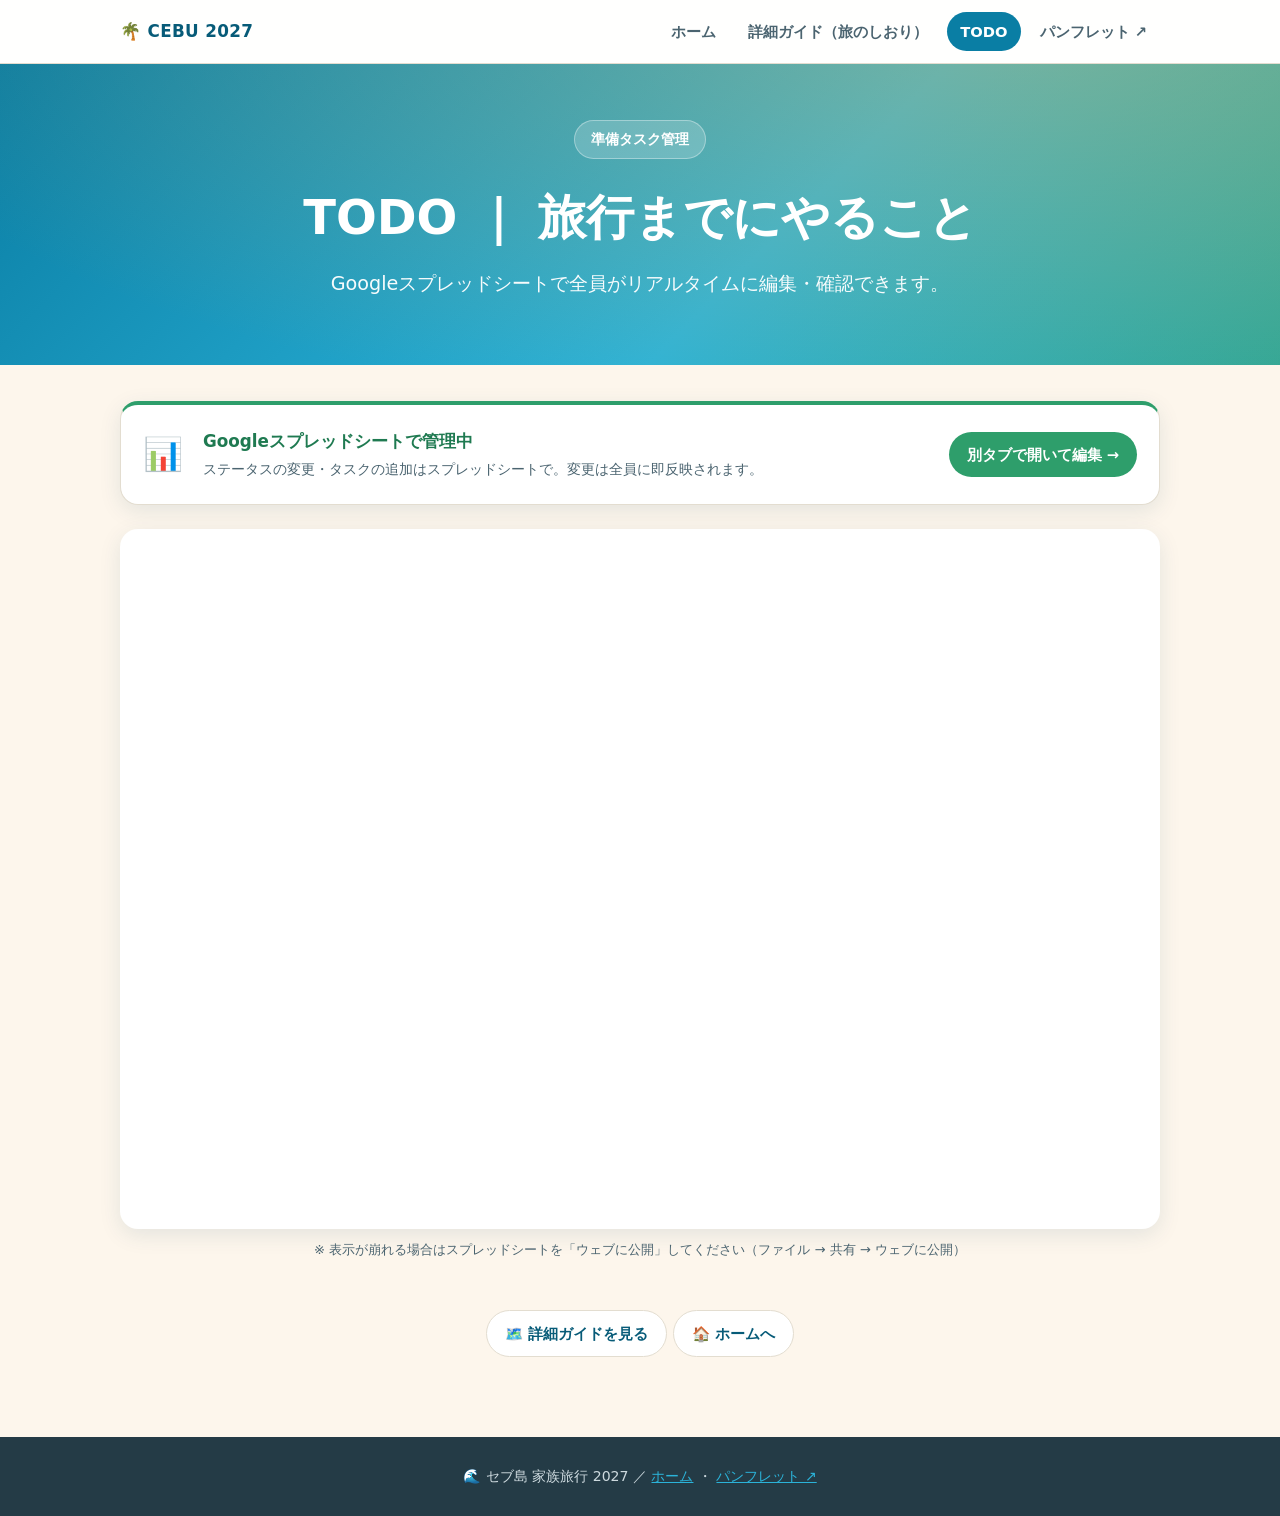
<file: wbs.html>
<!DOCTYPE html>
<html lang="ja">
<head>
<meta charset="UTF-8">
<meta name="viewport" content="width=device-width, initial-scale=1.0">
<title>🌴 セブ島 家族旅行 2027 ｜ TODO（準備タスク）</title>
<meta name="description" content="セブ島家族旅行2027の準備タスク管理。Googleスプレッドシートで全員と共有。">
<link rel="stylesheet" href="styles.css">
<style>
  .sheets-frame {
    width: 100%;
    height: 700px;
    border: none;
    border-radius: var(--radius);
    box-shadow: var(--shadow);
    background: #fff;
    display: block;
  }
  @media (max-width: 600px) {
    .sheets-frame { height: 500px; }
  }
</style>
</head>
<body>

<nav class="nav">
  <div class="nav-inner">
    <a class="nav-brand" href="index.html">🌴 CEBU 2027</a>
    <div class="nav-links">
      <a href="index.html">ホーム</a>
      <a href="guide.html">詳細ガイド（旅のしおり）</a>
      <a href="wbs.html" class="active">TODO</a>
      <a href="proposal-original/">パンフレット ↗</a>
    </div>
  </div>
</nav>

<header class="hero">
  <span class="badge">準備タスク管理</span>
  <h1>TODO ｜ 旅行までにやること</h1>
  <p>Googleスプレッドシートで全員がリアルタイムに編集・確認できます。</p>
</header>

<main class="wrap">

  <!-- 開くボタン -->
  <section class="section" style="margin-bottom:24px">
    <div class="card" style="display:flex;align-items:center;gap:20px;flex-wrap:wrap;border-top:4px solid var(--palm)">
      <div style="font-size:2rem">📊</div>
      <div style="flex:1;min-width:200px">
        <div style="font-weight:800;font-size:1.05rem;color:var(--palm-deep);margin-bottom:3px">Googleスプレッドシートで管理中</div>
        <div style="font-size:.88rem;color:var(--ink-soft)">ステータスの変更・タスクの追加はスプレッドシートで。変更は全員に即反映されます。</div>
      </div>
      <a href="https://docs.google.com/spreadsheets/d/1QWVM5xMJFjla1mZdJv28oKu71MC4UGY9WC_JhoqdWOU/edit?gid=1876625710#gid=1876625710"
         target="_blank" rel="noopener" class="btn btn-primary" style="background:var(--palm);white-space:nowrap">
        別タブで開いて編集 →
      </a>
    </div>
  </section>

  <!-- スプレッドシート埋め込み -->
  <section class="section">
    <iframe
      class="sheets-frame"
      src="https://docs.google.com/spreadsheets/d/e/2PACX-1vShMleBc7MqK7PhsEl_LCrUp560KKVXo89jGyTY0Nz8ZJlxpDDfYtpU3ugIdC0NMqp-Ey_LX3nBTTfQ/pubhtml?widget=true&headers=false"
      allowfullscreen>
    </iframe>
    <p style="text-align:center;font-size:.82rem;color:var(--ink-soft);margin-top:10px">
      ※ 表示が崩れる場合はスプレッドシートを「ウェブに公開」してください（ファイル → 共有 → ウェブに公開）
    </p>
  </section>

  <div style="text-align:center">
    <a class="btn btn-ghost" href="guide.html">🗺️ 詳細ガイドを見る</a>
    <a class="btn btn-ghost" href="index.html">🏠 ホームへ</a>
  </div>

</main>

<footer>
  🌊 セブ島 家族旅行 2027 ／
  <a href="index.html">ホーム</a> ・ <a href="proposal-original/">パンフレット ↗</a>
</footer>

</body>
</html>
</file>
<file: styles.css>
/* ===== Cebu Family Trip 2027 — Shared Styles ===== */
:root {
  --ocean: #0a7ea4;
  --ocean-deep: #075b78;
  --ocean-light: #2bb3d9;
  --sand: #fdf6ec;
  --sand-deep: #f5e7d0;
  --coral: #ff6b5e;
  --coral-deep: #e8503f;
  --palm: #2e9e6b;
  --palm-deep: #1f7a51;
  --sun: #ffb33e;
  --sun-deep: #a9700d;
  --ink: #243b46;
  --ink-soft: #4b6470;
  --line: #e3ddd0;
  --card: #ffffff;
  --shadow: 0 6px 22px rgba(10, 70, 95, 0.10);
  --shadow-lg: 0 14px 40px rgba(10, 70, 95, 0.18);
  --radius: 18px;
}

* { box-sizing: border-box; }
html { scroll-behavior: smooth; }
body {
  margin: 0;
  font-family: "Hiragino Kaku Gothic ProN", "Yu Gothic", "Meiryo", "Segoe UI", system-ui, sans-serif;
  color: var(--ink);
  background: var(--sand);
  line-height: 1.7;
  -webkit-font-smoothing: antialiased;
}
a { color: var(--ocean); }

/* ===== Top Nav ===== */
.nav { position: sticky; top: 0; z-index: 50; background: rgba(255,255,255,.92); backdrop-filter: blur(10px); border-bottom: 1px solid var(--line); }
.nav-inner { max-width: 1080px; margin: 0 auto; padding: 12px 20px; display: flex; align-items: center; gap: 18px; flex-wrap: wrap; }
.nav-brand { font-weight: 800; font-size: 1.05rem; color: var(--ocean-deep); text-decoration: none; letter-spacing: .02em; }
.nav-links { display: flex; gap: 6px; margin-left: auto; flex-wrap: wrap; }
.nav-links a { text-decoration: none; color: var(--ink-soft); font-weight: 600; font-size: .92rem; padding: 7px 13px; border-radius: 999px; transition: all .15s; }
.nav-links a:hover { background: var(--sand-deep); color: var(--ocean-deep); }
.nav-links a.active { background: var(--ocean); color: #fff; }

/* ===== Hero ===== */
.hero {
  background: radial-gradient(1200px 400px at 80% -10%, rgba(255,179,62,.35), transparent),
              linear-gradient(135deg, var(--ocean) 0%, var(--ocean-light) 60%, var(--palm) 130%);
  color: #fff; padding: 56px 20px 64px; text-align: center; position: relative; overflow: hidden;
}
.hero h1 { font-size: clamp(1.9rem, 5vw, 3rem); margin: 0 0 10px; font-weight: 800; }
.hero p { font-size: clamp(1rem, 2.5vw, 1.2rem); margin: 0 auto; max-width: 660px; opacity: .96; }
.hero .badge { display: inline-block; background: rgba(255,255,255,.18); border: 1px solid rgba(255,255,255,.35); padding: 6px 16px; border-radius: 999px; font-weight: 700; font-size: .9rem; margin-bottom: 18px; }

/* ===== Layout ===== */
.wrap { max-width: 1080px; margin: 0 auto; padding: 36px 20px 80px; }
.section { margin-bottom: 48px; scroll-margin-top: 70px; }
.section > h2 { font-size: 1.5rem; color: var(--ocean-deep); border-left: 6px solid var(--coral); padding-left: 12px; margin: 0 0 8px; }
.section > .sub { color: var(--ink-soft); margin: 0 0 20px; font-size: .95rem; }

/* ===== Cards ===== */
.card { background: var(--card); border: 1px solid var(--line); border-radius: var(--radius); box-shadow: var(--shadow); padding: 22px; }
.grid { display: grid; gap: 18px; }
.grid-2 { grid-template-columns: repeat(auto-fit, minmax(280px, 1fr)); }
.grid-3 { grid-template-columns: repeat(auto-fit, minmax(220px, 1fr)); }

/* hub link cards */
.hub-card { display: flex; flex-direction: column; gap: 10px; text-decoration: none; color: inherit; transition: transform .15s, box-shadow .15s; position: relative; overflow: hidden; }
.hub-card:hover { transform: translateY(-4px); box-shadow: var(--shadow-lg); }
.hub-card .ico { font-size: 2.4rem; }
.hub-card h3 { margin: 0; font-size: 1.2rem; color: var(--ocean-deep); }
.hub-card p { margin: 0; color: var(--ink-soft); font-size: .92rem; }
.hub-card .go { margin-top: auto; font-weight: 700; color: var(--coral-deep); font-size: .9rem; }

/* ===== Plan cards (data-driven) ===== */
.plan-card { display: flex; flex-direction: column; gap: 8px; text-decoration: none; color: inherit; transition: transform .15s, box-shadow .15s; border-top: 5px solid var(--ocean); position: relative; }
.plan-card:hover { transform: translateY(-4px); box-shadow: var(--shadow-lg); }
.plan-card .plan-id { font-size: .8rem; font-weight: 800; letter-spacing: .08em; color: var(--ink-soft); }
.plan-card h3 { margin: 0; font-size: 1.35rem; color: var(--ocean-deep); }
.plan-card .plan-sub { color: var(--ink-soft); font-size: .9rem; margin: 0; }
.plan-card .plan-budget { font-size: 1.5rem; font-weight: 800; margin: 8px 0 0; }
.plan-card .plan-budget small { font-size: .78rem; font-weight: 600; color: var(--ink-soft); }
.plan-card ul { margin: 6px 0 0; padding-left: 18px; font-size: .86rem; color: var(--ink-soft); }
.plan-card .go { margin-top: auto; padding-top: 8px; font-weight: 700; font-size: .9rem; }
.accent-coral { border-top-color: var(--coral); } .accent-coral h3, .accent-coral .plan-budget, .accent-coral .go { color: var(--coral-deep); }
.accent-palm  { border-top-color: var(--palm); }  .accent-palm h3, .accent-palm .plan-budget, .accent-palm .go { color: var(--palm-deep); }
.accent-sun   { border-top-color: var(--sun); }   .accent-sun h3, .accent-sun .plan-budget, .accent-sun .go { color: var(--sun-deep); }
.accent-ocean { border-top-color: var(--ocean); } .accent-ocean h3, .accent-ocean .plan-budget, .accent-ocean .go { color: var(--ocean-deep); }
.accent-ink   { border-top-color: var(--ink-soft); } .accent-ink h3, .accent-ink .go { color: var(--ink); }

/* status ribbon */
.ribbon { position: absolute; top: 12px; right: -34px; transform: rotate(45deg); background: var(--coral); color: #fff; font-size: .72rem; font-weight: 800; padding: 4px 40px; box-shadow: var(--shadow); }
.ribbon.archive { background: var(--ink-soft); }
.ribbon.review { background: var(--sun); color: #4a3204; }

/* ===== Tables ===== */
.table-wrap { overflow-x: auto; border-radius: var(--radius); border: 1px solid var(--line); box-shadow: var(--shadow); }
table { width: 100%; border-collapse: collapse; background: var(--card); font-size: .92rem; min-width: 520px; }
th, td { padding: 11px 13px; text-align: left; border-bottom: 1px solid var(--line); vertical-align: top; }
th { background: var(--ocean-deep); color: #fff; font-weight: 700; white-space: nowrap; }
tbody tr:nth-child(even) { background: #fbfaf6; }
tbody tr:hover { background: #f3f9fb; }
tfoot td { font-weight: 800; background: #f0f7fa; color: var(--ocean-deep); border-top: 2px solid var(--ocean-light); }
.hl { background: #fff6e6 !important; }
.hl td:first-child { box-shadow: inset 4px 0 0 var(--sun); }

/* ===== Pills / chips ===== */
.pill { display: inline-block; padding: 2px 10px; border-radius: 999px; font-size: .78rem; font-weight: 700; }
.pill-ocean { background: #e1f3f9; color: var(--ocean-deep); }
.pill-coral { background: #ffe7e3; color: var(--coral-deep); }
.pill-palm { background: #e2f5ec; color: var(--palm-deep); }
.pill-sun { background: #fff0d6; color: var(--sun-deep); }
.pill-ink { background: #e7ecee; color: var(--ink); }

/* ===== Timeline ===== */
.day { border-left: 3px solid var(--ocean-light); padding-left: 18px; margin-bottom: 26px; position: relative; }
.day::before { content: ""; position: absolute; left: -9px; top: 4px; width: 15px; height: 15px; border-radius: 50%; background: var(--coral); border: 3px solid #fff; box-shadow: var(--shadow); }
.day h3 { margin: 0 0 4px; color: var(--ocean-deep); font-size: 1.15rem; }

/* ===== Callout ===== */
.callout { background: #fff6e6; border: 1px solid #ffe0a8; border-radius: 12px; padding: 14px 16px; color: #7a5410; font-size: .92rem; }
.callout.warn { background: #ffeceb; border-color: #ffc4bf; color: var(--coral-deep); }
.callout.info { background: #e7f4fa; border-color: #b9e1ef; color: var(--ocean-deep); }

/* ===== Footer ===== */
footer { background: var(--ink); color: #cdd9de; text-align: center; padding: 28px 20px; font-size: .88rem; }
footer a { color: var(--ocean-light); }

/* ===== Buttons ===== */
.btn { display: inline-flex; align-items: center; gap: 7px; border: none; cursor: pointer; font-family: inherit; font-weight: 700; padding: 10px 18px; border-radius: 999px; font-size: .92rem; text-decoration: none; transition: all .15s; }
.btn-primary { background: var(--coral); color: #fff; }
.btn-primary:hover { background: var(--coral-deep); }
.btn-ghost { background: #fff; color: var(--ocean-deep); border: 1.5px solid var(--line); }
.btn-ghost:hover { border-color: var(--ocean); background: #f3f9fb; }
.btn-sm { padding: 6px 12px; font-size: .82rem; }

@media (max-width: 600px) {
  .nav-brand { font-size: .95rem; }
  .wrap { padding: 24px 14px 60px; }
}
</file>
